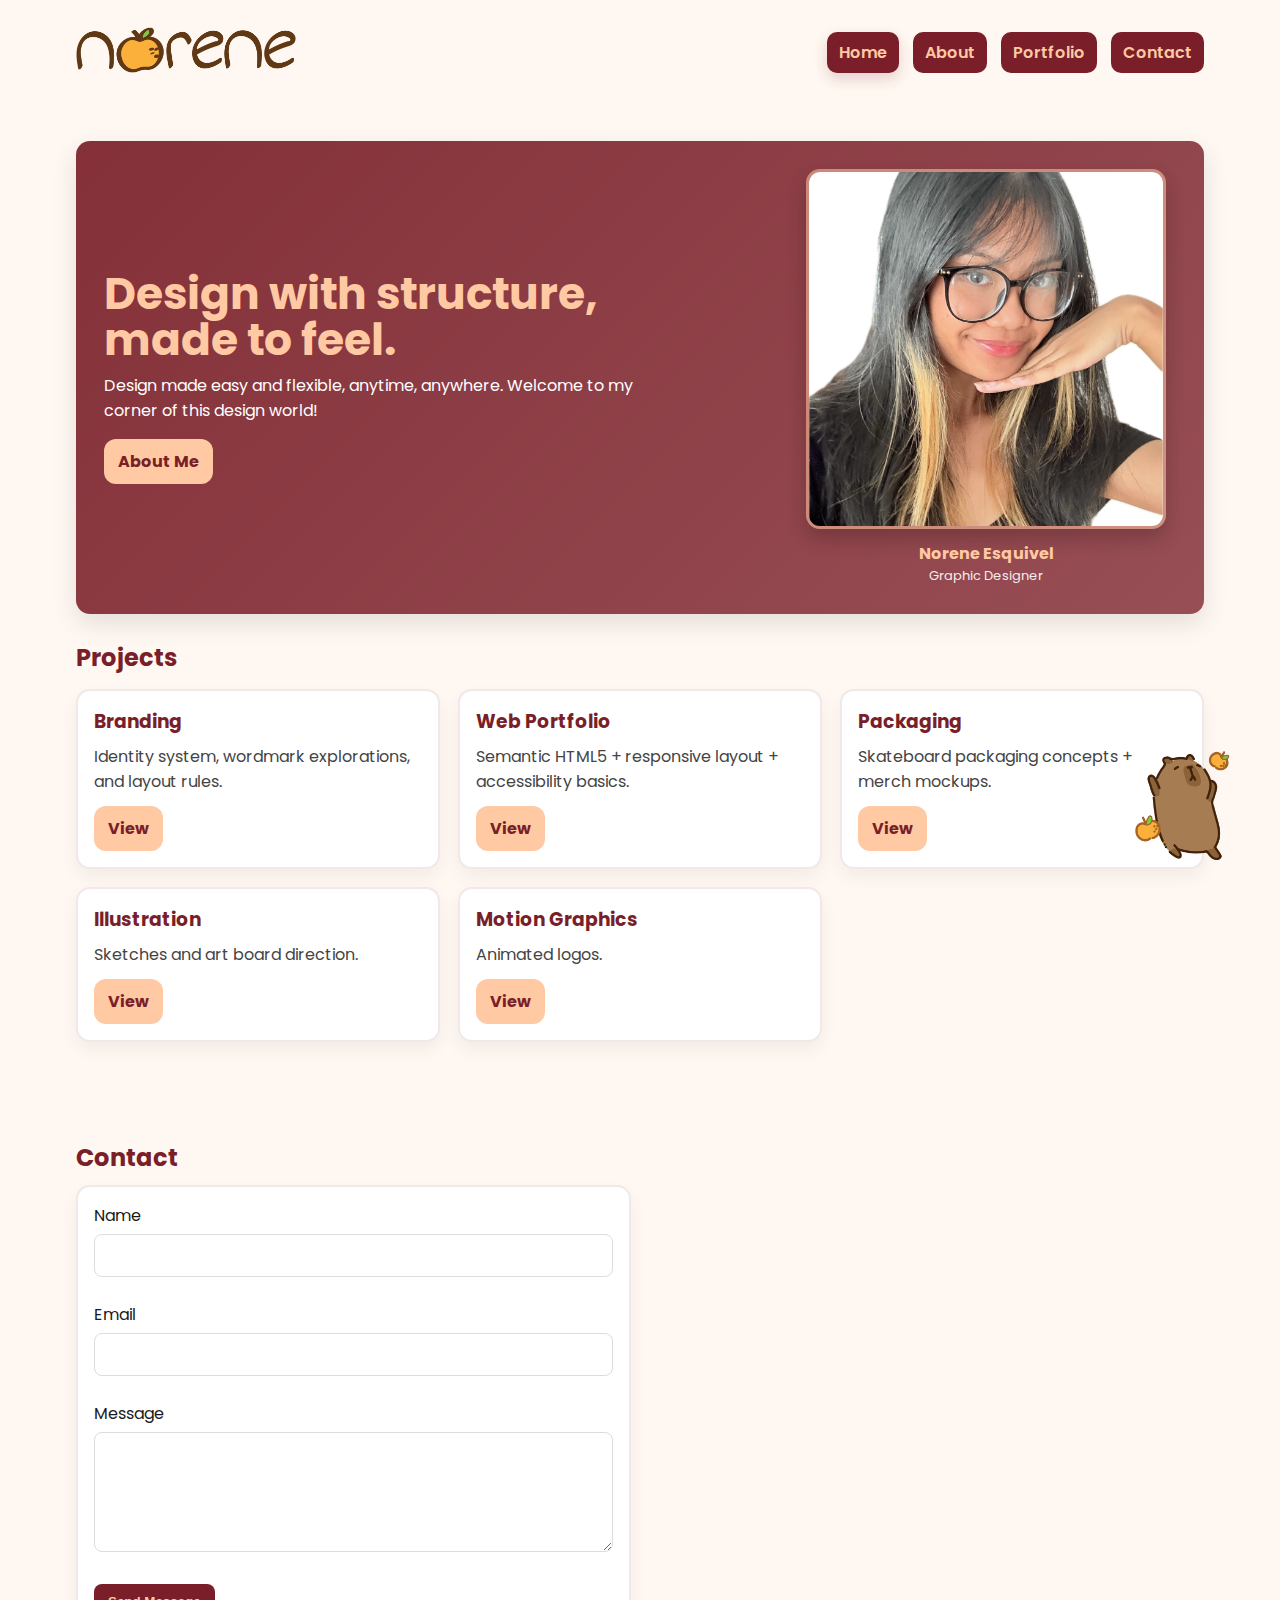
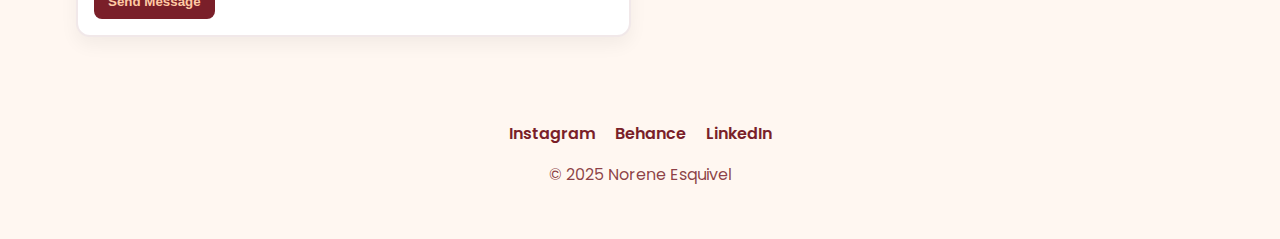
<file: index.html>
<!doctype html>
<html lang="en">
<head>
  <meta charset="utf-8" />
  <meta name="viewport" content="width=device-width,initial-scale=1" />
  <title>Home — Norene Esquivel</title>
  <link href="https://fonts.googleapis.com/css2?family=Poppins:wght@300;400;600;700&display=swap" 
  rel="stylesheet">
  <link rel="stylesheet" href="css/style.css">
  
</head>
<body>
  <header>
    <div class="header-inner">
      <div class="logo"><a href="index.html"><img src="assets/logo.png" alt="Norene Esquivel"></a></div>
      <nav>
        <ul>
          
          <li><a href="index.html">Home</a></li>
          <li><a href="about.html">About</a></li>
          <li><a href="portfolio.html">Portfolio</a></li>
          <li><a href="contact.html">Contact</a></li>
        </ul>
    
      </nav>
    </div>
  </header>

  <main class="container">
    <section class="hero" aria-label="Intro">
      <div>
        <h1>Design with structure,<br>made to feel.</h1>
        <p>Design made easy and flexible, anytime, anywhere. Welcome to my corner of this design world!</p>
        <a class="btn" href="about.html">About Me</a>
      </div>

      <aside class="portrait" aria-label="Portrait">
        <img src="assets/portrait.jpg" alt="Portrait photo">
        <div style="text-align:center">
          <strong style="color:var(--pastel-orange)">Norene Esquivel</strong>
          <div style="font-size:13px;opacity:0.9">Graphic Designer</div>
        </div>
      </aside>
    </section>

    <h2 class="section-title"> Projects</h2>
    <section class="grid" aria-label="Projects">
      <article class="card">
        <h3>Branding</h3>
        <p>Identity system, wordmark explorations, and layout rules.</p>
        <a href="portfolio.html" class="project-btn">View</a>
      </article>
      <article class="card">
        <h3>Web Portfolio</h3>
        <p>Semantic HTML5 + responsive layout + accessibility basics.</p>
        <a href="portfolio.html" class="project-btn">View</a>
      </article>
      <article class="card">
        <h3>Packaging</h3>
        <p>Skateboard packaging concepts + merch mockups.</p>
        <a href="portfolio.html" class="project-btn">View</a>
      </article>
      <article class="card">
        <h3>Illustration</h3>
        <p>Sketches and art board direction.</p>
        <a href="portfolio.html" class="project-btn">View</a>
      </article>
      <article class="card">
        <h3>Motion Graphics</h3>
        <p>Animated logos.</p>
        <a href="portfolio.html" class="project-btn">View</a>
        
      </article>
      
    </section>
  </main>

  <section class="container">
    <h2 class="section-title">Contact</h2>
    <div style="display:grid;grid-template-columns:1fr 1fr;gap:18px;align-items:start">
      <form class="card" action="#" method="post" style="min-height:240px">
        <label>Name<br><input type="text" name="name" 
          style="width:100%;padding:8px;margin-top:6px;border-radius:8px;border:1px solid #ddd"></label><br><br>
        <label>Email<br><input type="email" name="email" 
          style="width:100%;padding:8px;margin-top:6px;border-radius:8px;border:1px solid #ddd"></label><br><br>
        <label>Message<br><textarea name="message" 
          style="width:100%;padding:8px;margin-top:6px;border-radius:8px;border:1px solid #ddd;height:90px"></textarea></label><br><br>

        <button type="submit" 
        style="background:var(--wine-red);color:var(--pastel-orange);padding:10px 14px;border:none;border-radius:8px">Send Message</button>
      </form>
    </div>
  </section>

  <footer class="container">
    <div class="footer-socials">
  <a href="https://www.instagram.com/esqui319" target="_blank">Instagram</a>
  <a href="https://www.behance.net/noreneesquivel1" target="_blank">Behance</a>
  <a href="https://www.linkedin.com/in/norene-esquivel-32a51a277/" target="_blank">LinkedIn</a>
</div>

    <p>© 2025 Norene Esquivel</p>
    <img src="assets/capy1.png" alt="Capybara mascot" class="floating-capybara">
  </footer>

  <script src="js/main.js"></script>
  <!-- Capybara rain container -->
  <div id="capybara-rain"></div>
</body>
</html>
</file>
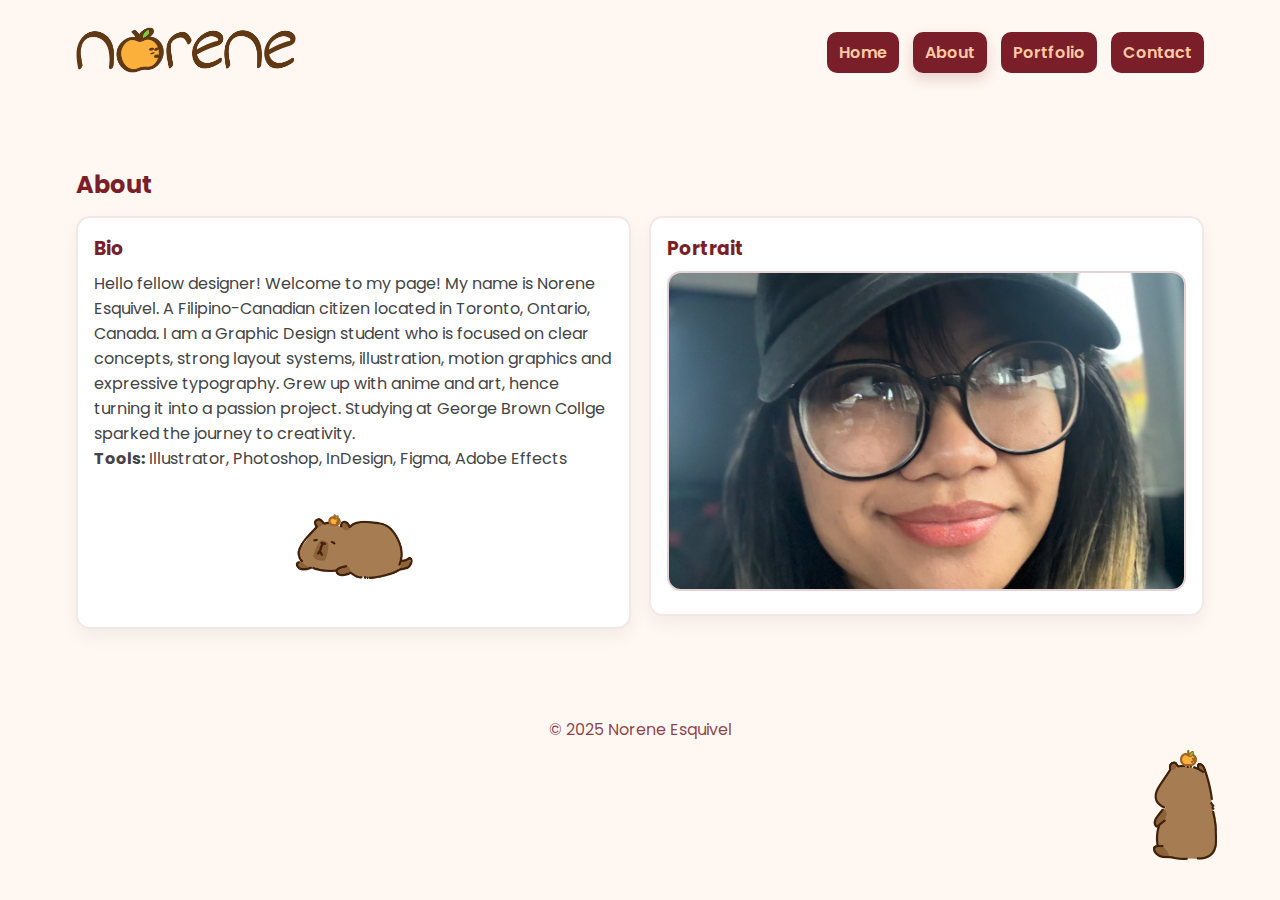
<file: about.html>
<!doctype html>
<html lang="en">
<head>
  <meta charset="utf-8" />
  <meta name="viewport" content="width=device-width,initial-scale=1" />
  <title>About — Norene Esquivel</title>
  <link href="https://fonts.googleapis.com/css2?family=Poppins:wght@300;400;600;700&display=swap" rel="stylesheet">
  <link rel="stylesheet" href="css/style.css">
</head>
<body>
  <header>
    <div class="header-inner">
      <div class="logo"><a href="index.html"><img src="assets/logo.png" alt="Norene Esquivel"></a></div>
      <nav>
        <ul>
          <li><a href="index.html">Home</a></li>
          <li><a href="about.html">About</a></li>
          <li><a href="portfolio.html">Portfolio</a></li>
          <li><a href="contact.html">Contact</a></li>
        </ul>
      </nav>
    </div>
  </header>

  <main class="container">
    <h2 class="section-title">About</h2>

    <section class="grid" style="grid-template-columns:1fr 1fr;align-items:start">
      <article class="card">
        <h3>Bio</h3>
        <p>Hello fellow designer! Welcome to my page! My name is Norene Esquivel. A Filipino-Canadian citizen located in Toronto, Ontario, Canada. I am a Graphic Design student who is focused on clear concepts, strong layout systems,
           illustration, motion graphics and expressive typography. Grew up with anime and art, hence turning it into a passion project. Studying at George Brown Collge sparked
          the journey to creativity.</p>
        <p><strong>Tools:</strong> Illustrator, Photoshop, InDesign, Figma, Adobe Effects</p>
        <img src="assets/capy3.png" class="capy-deco" alt="">
    

      </article>

      <aside class="card">
        <h3>Portrait</h3>
        <img src="assets/portrait2.jpeg" alt="Portrait photo" 
        style="width:100%;height:320px;object-fit:cover;border-radius:14px;border:2px solid 
        rgba(122,31,41,0.20)">
      </aside>
      <img src="assets/capy2.png"
     alt="Capybara mascot"
     class="floating-capybara">
    </section>
  </main>

  

  <footer class="container">
    <p>© 2025 Norene Esquivel</p>
  </footer>

  <script src="js/main.js"></script>
  <!-- Capybara rain container -->
<div id="capybara-rain"></div>
</body>
</html>
</file>
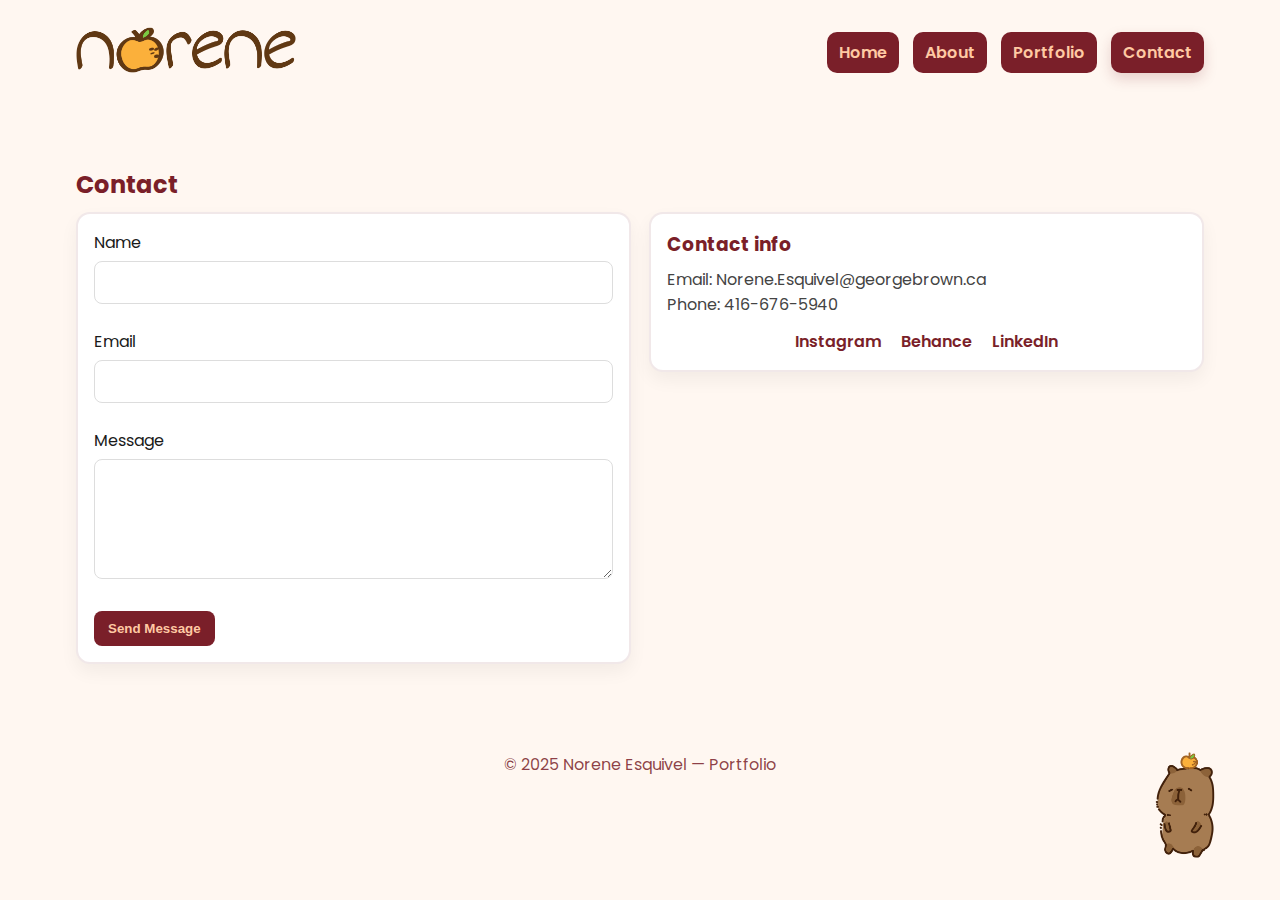
<file: contact.html>
<!doctype html>
<html lang="en">
<head>
  <meta charset="utf-8" />
  <meta name="viewport" content="width=device-width,initial-scale=1" />
  <title>Contact — Norene Esquivel</title>
  <link href="https://fonts.googleapis.com/css2?family=Poppins:wght@300;400;600;700&display=swap" rel="stylesheet">
  <link rel="stylesheet" href="css/style.css">
</head>
<body>
  <header>
    <div class="header-inner">
      <div class="logo"><a href="index.html"><img src="assets/logo.png" alt="Norene Esquivel"></a></div>
      <nav>
        <ul>
          
          <li><a href="index.html">Home</a></li>
          <li><a href="about.html">About</a></li>
          <li><a href="portfolio.html">Portfolio</a></li>
          <li><a href="contact.html">Contact</a></li>
        </ul>
    
      </nav>
    </div>
  </header>

  <main class="container">
    <section>
            <h2 class="section-title">Contact</h2>
      <div style="display:grid;grid-template-columns:1fr 1fr;gap:18px;align-items:start">
        <form class="card" action="#" method="post" style="min-height:240px">
          <label>Name<br><input type="text" name="name" style="width:100%;padding:8px;margin-top:6px;border-radius:8px;border:1px solid #ddd"></label><br><br>
          <label>Email<br><input type="email" name="email" style="width:100%;padding:8px;margin-top:6px;border-radius:8px;border:1px solid #ddd"></label><br><br>
          <label>Message<br><textarea name="message" style="width:100%;padding:8px;margin-top:6px;border-radius:8px;border:1px solid #ddd;height:90px"></textarea></label><br><br>
          <button type="submit" style="background:var(--wine-red);color:var(--pastel-orange);padding:10px 14px;border:none;border-radius:8px">Send Message</button>
        </form>
        <aside>
          <div class="card"><h3>Contact info</h3><p>Email: Norene.Esquivel@georgebrown.ca 
            <br>Phone: 416-676-5940</p>
            <div class="footer-socials">
  <a href="https://www.instagram.com/esqui319" target="_blank">Instagram</a>
  <a href="https://www.behance.net/noreneesquivel1" target="_blank">Behance</a>
  <a href="https://www.linkedin.com/in/norene-esquivel-32a51a277/" target="_blank">LinkedIn</a>
</div>
          <div class="social-float">

        
        </aside>
      </div>
      <img src="assets/capy4.png"
     alt="Capybara mascot"
     class="floating-capybara">
    </section>
  </main> 




  <footer class="container">
    <p>© 2025 Norene Esquivel — Portfolio</p>
  </footer>
  <script src="js/main.js"></script>
<!-- Capybara rain container -->
<div id="capybara-rain"></div>
</body>
</html>
</file>
<file: css/style.css>
:root{
  --wine-red:#7A1F29;
  --pastel-orange:#FFC9A3;
  --bg:#FFF7F1;
  --ink:#1a1a1a;
  --card:#ffffff;
  --max-width:1200px;
  --radius:14px;}

*{box-sizing:border-box}
html,body{margin:0;padding:0}
body{
  font-family:'Poppins',sans-serif;
  background:var(--bg);
  color:var(--ink);
}

.container{max-width:var(--max-width);margin:0 auto;padding:36px}

header{
  background: transparent;
}
.header-inner{
  max-width:var(--max-width);
  margin:0 auto;
  padding:18px 36px;
  display:flex;
  align-items:center;
  justify-content:space-between;
  gap:16px;
}
.logo img{height:62px}

nav ul{display:flex;gap:14px;list-style:none;margin:0;padding:0;flex-wrap:wrap}
nav a{
  background:var(--wine-red);
  color:var(--pastel-orange);
  text-decoration:none;
  font-weight:600;
  padding:8px 12px;
  border-radius:10px;
  display:inline-block;
}
nav a:hover{filter:brightness(1.05);transform:translateY(-2px)}
nav a.active{box-shadow:0 6px 14px rgba(122,31,41,0.18)}

.hero{
  background:linear-gradient(135deg, rgba(122,31,41,0.92), rgba(122,31,41,0.78));
  color:#fff;
  border-radius:var(--radius);
  padding:28px;
  display:grid;
  grid-template-columns:1fr 380px;
  gap:22px;
  align-items:center;
  box-shadow:0 10px 26px rgba(0,0,0,0.10);
}
.hero h1{margin:0;color:var(--pastel-orange);font-size:44px;line-height:1.05}
.hero p{margin:10px 0 0 0;max-width:54ch}

.portrait{
  display:flex;
  flex-direction:column;
  align-items:center;
  gap:12px;
}
.portrait img{
  width:360px;
  height:360px;
  object-fit:cover;
  border-radius:var(--radius);
  box-shadow:0 10px 20px rgba(0,0,0,0.20);
  border:3px solid rgba(255,201,163,0.55);
}

.section-title{color:var(--wine-red);margin:26px 0 10px}

.grid{
  display:grid;
  grid-template-columns:repeat(3,1fr);
  gap:18px;
  margin-top:14px;
}
.card{
  background:var(--card);
  border-radius:var(--radius);
  padding:16px;
  border:2px solid rgba(122,31,41,0.10);
  box-shadow:0 8px 18px rgba(0,0,0,0.05);
}
.card h3{margin:0 0 8px 0;color:var(--wine-red)}
.card p{margin:0;color:#444}

.btn{
  display:inline-block;
  margin-top:16px;
  background:var(--pastel-orange);
  color:var(--wine-red);
  text-decoration:none;
  font-weight:700;
  padding:10px 14px;
  border-radius:12px;
}
.btn:hover{filter:brightness(0.98)}

.form{
  display:grid;
  gap:12px;
}
input, textarea{
  width:100%;
  padding:12px;
  border-radius:12px;
  border:2px solid rgba(122,31,41,0.25);
  background:#fff;
  font:inherit;
}
textarea{min-height:120px;resize:vertical}
button{
  background:var(--wine-red);
  color:var(--pastel-orange);
  border:none;
  border-radius:12px;
  padding:12px 14px;
  font-weight:800;
  cursor:pointer;
}
button:hover{filter:brightness(1.06)}

footer{
  margin-top:36px;
  text-align:center;
  color:rgba(122,31,41,0.85);
}

@media (max-width:1000px){
  .hero{grid-template-columns:1fr}
  .grid{grid-template-columns:repeat(2,1fr)}
  .portrait img{width:100%;height:320px}
}
@media (max-width:600px){
  .grid{grid-template-columns:1fr}
  .header-inner{flex-direction:column;align-items:flex-start}
  .hero h1{font-size:36px}
}

.floating-icon {
  transition: transform 1s ease;
}

.floating-icon:hover {
  transform: translateY(-12px) rotate(-3deg);
}
.social-float {
  position: fixed;
  bottom: 40px;
  left: 40px;
  display: flex;
  flex-direction: column;
  gap: 14px;
  z-index: 1000;
}

.social-float img {
  width: 34px;
  transition: transform 0.3s ease, opacity 0.3s ease;
}

.social-float a:hover img {
  transform: translateY(-6px);
  opacity: 0.85;
}
:root{
  --wine-red:#7A1F29;
  --pastel-orange:#FFC9A3;
}
.footer-socials{
  margin-top: 12px;
  display: flex;
  justify-content: center;
  gap: 20px;
}

.footer-socials a{
  color: var(--wine-red);
  text-decoration: none;
  font-weight: 600;
}

.footer-socials a:hover{
  text-decoration: underline;
}
.floating-capybara {
  position: fixed;
  bottom: 40px;
  right: 40px;
  width: 110px;      /* adjust size here */
  z-index: 1000;
  animation: floaty 4s ease-in-out infinite;
  pointer-events: none; /* decorative only */
}

@keyframes floaty {
  0%   { transform: translateY(0); }
  50%  { transform: translateY(-16px); }
  100% { transform: translateY(0); }
}
.capy-deco {
  width: 100%;
  max-width: 120px;
  height: auto;
  display: block;
  margin: 10px auto;
}
.hero {
  position: relative;
}

.capybara-deco {
  position: absolute;
  top: -30px;
  right: -20px;
  width: 120px;
  opacity: 1;
}
.project-btn {
  display: inline-block;
  margin-top: 12px;
  padding: 10px 14px;
  background: var(--pastel-orange);
  color: var(--wine-red);
  font-weight: 700;
  text-decoration: none;
  border-radius: 12px;
  transition: transform 0.2s ease, background 0.2s ease;
}.heading-with-icon {
  display: flex;
  align-items: center;
  gap: 12px;
  color: var(--wine-red);
}

.heading-icon {
  width: 36px;        /* icon size */
  height: auto;
}


.project-btn:hover {
  background: var(--wine-red);
  color: var(--pastel-orange);
  transform: translateY(-2px);
}
.project-card {
  background: #fff;
  border-radius: 16px;
  overflow: hidden; /* IMPORTANT for image corners */
  box-shadow: 0 8px 20px rgba(0,0,0,0.06);
}

.project-card img {
  width: 100%;
  height: 220px;
  object-fit: cover; /* keeps image cropped nicely */
  display: block;
}

.project-card h3 {
  margin: 14px 16px 6px;
  color: var(--wine-red);
}

.project-card p {
  margin: 0 16px 12px;
  color: #444;
}

.project-card .project-btn {
  margin: 0 16px 16px;
}
.card-image{
  object-fit:contain;
  background:#fff;
}
.card{
  background:#fff;
  border-radius:14px;
  overflow:hidden;              /* IMPORTANT: clips image to rounded corners */
  padding:16px;
}

/* image inside the card */
.card-image{
  width:100%;
  height:220px;                 /* controls the visible area */
  object-fit:cover;             /* crops neatly instead of stretching */
  display:block;
  border-radius:12px;           /* if you want it inside padding */
  margin-bottom:12px;
}
/* Embed PDFs and other card media to match card width */
.card-embed{
  width:100%;
  height:500px;
  border:0;
  display:block;
}
@media (max-width:800px){
  .card-embed{height:380px}
}
/* embed / image wrappers */
.embed-wrap, .img-wrap{position:relative}
.embed-open{
  position:absolute;
  right:12px;
  bottom:12px;
  background:var(--wine-red);
  color:var(--pastel-orange);
  border:none;
  padding:8px 10px;
  border-radius:10px;
  cursor:pointer;
  font-weight:700;
  box-shadow:0 6px 16px rgba(0,0,0,0.12);
}
.embed-open:hover{transform:translateY(-3px)}

/* lightbox overlay */
#lightbox{
  position:fixed;
  inset:0;
  display:flex;
  align-items:center;
  justify-content:center;
  background:rgba(10,10,12,0.78);
  z-index:3000;
  padding:20px;
}
#lightbox.hidden{display:none}
.lightbox-content{
  max-width:95vw;
  width:100%;
  max-height:95vh;
  overflow:auto; /* allow scrolling for tall PDFs */
  display:flex;
  align-items:center;
  justify-content:center;
}
.lightbox-content img{max-width:100%;max-height:90vh;object-fit:contain;border-radius:8px}
.lightbox-content iframe{width:100%;height:80vh;border-radius:8px}
.lightbox-close{
  position:fixed;top:18px;right:20px;background:transparent;border:none;color:#fff;font-size:32px;cursor:pointer;z-index:3100
}

@media (max-width:800px){
  .embed-open{right:8px;bottom:8px;padding:6px 8px}
}
/* Container covers the screen */
#capybara-rain {
  position: fixed;
  top: 0;
  left: 0;
  width: 100vw;
  height: 100vh;
  pointer-events: none; /* doesn’t block clicks */
  overflow: hidden;
  z-index: 2000;
}

/* Individual falling capybara */
.capybara {
  position: absolute;
  top: -120px;
  width: 60px;
  animation: fall linear forwards;
  opacity: 0.95;
}

/* Falling animation */
@keyframes fall {
  to {
    transform: translateY(110vh) rotate(360deg);
  }
}
.card-media {
  width: 100%;
  height: 220px;        /* match your image height */
  object-fit: cover;   /* crops nicely */
  display: block;
  border-radius: 12px;
  margin-bottom: 12px;
}
.capybara-hover {
  width: 100px; /* adjust if needed */
  transition: transform 0.15s ease;
}

.capybara-hover:hover {
  animation: capybara-shake 0.4s ease-in-out;
}

@keyframes capybara-shake {
  0%   { transform: rotate(0deg); }
  20%  { transform: rotate(-6deg); }
  40%  { transform: rotate(6deg); }
  60%  { transform: rotate(-6deg); }
  80%  { transform: rotate(6deg); }
  100% { transform: rotate(0deg); }
}
</file>
